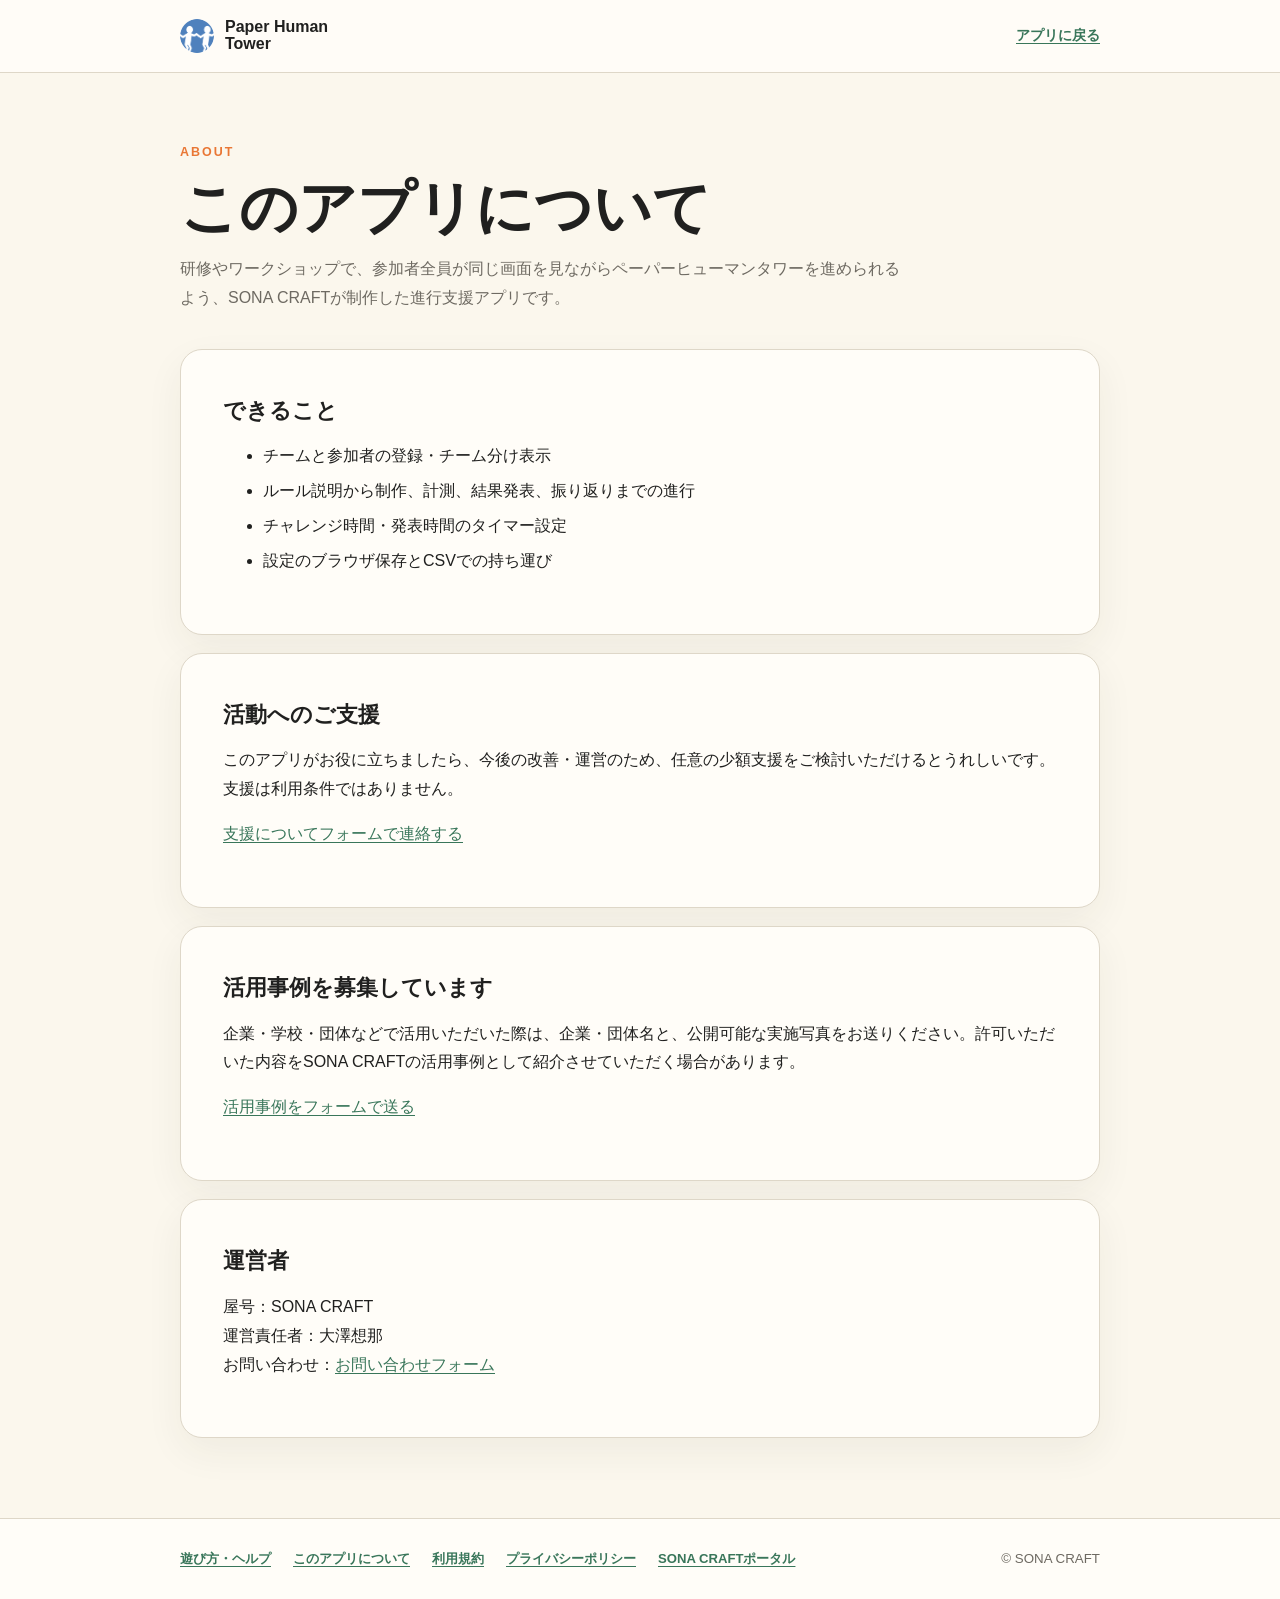
<file: public/about.html>
<!doctype html>
<html lang="ja">
<head>
  <meta charset="UTF-8"><meta name="viewport" content="width=device-width, initial-scale=1.0">
  <meta name="google-adsense-account" content="ca-pub-6423794191116812">
  <title>このアプリについて | Paper Human Tower</title>
  <link rel="icon" href="images/favicon.ico?v=20260804"><link rel="stylesheet" href="css/legal.css">
  <script async src="https://pagead2.googlesyndication.com/pagead/js/adsbygoogle.js?client=ca-pub-6423794191116812" crossorigin="anonymous"></script>
</head>
<body>
  <header class="legal-header"><div class="legal-header-inner"><a class="brand" href="index.html"><span class="brand-mark"><img src="images/Human_icon.png" alt=""></span><span>Paper Human<br>Tower</span></a><a class="back-link" href="index.html">アプリに戻る</a></div></header>
  <main class="legal-main">
    <div class="legal-hero"><span class="eyebrow">ABOUT</span><h1>このアプリについて</h1><p class="lead">研修やワークショップで、参加者全員が同じ画面を見ながらペーパーヒューマンタワーを進められるよう、SONA CRAFTが制作した進行支援アプリです。</p></div>
    <section class="legal-card"><h2>できること</h2><ul><li>チームと参加者の登録・チーム分け表示</li><li>ルール説明から制作、計測、結果発表、振り返りまでの進行</li><li>チャレンジ時間・発表時間のタイマー設定</li><li>設定のブラウザ保存とCSVでの持ち運び</li></ul></section>
    <section class="legal-card"><h2>活動へのご支援</h2><p>このアプリがお役に立ちましたら、今後の改善・運営のため、任意の少額支援をご検討いただけるとうれしいです。支援は利用条件ではありません。</p><p><a href="https://portal.sona-craft.com/request?app=paper-human-tower&amp;type=support">支援についてフォームで連絡する</a></p></section>
    <section class="legal-card"><h2>活用事例を募集しています</h2><p>企業・学校・団体などで活用いただいた際は、企業・団体名と、公開可能な実施写真をお送りください。許可いただいた内容をSONA CRAFTの活用事例として紹介させていただく場合があります。</p><p><a href="https://portal.sona-craft.com/request?app=paper-human-tower&amp;type=use-case">活用事例をフォームで送る</a></p></section>
    <section class="legal-card"><h2>運営者</h2><p>屋号：SONA CRAFT<br>運営責任者：大澤想那<br>お問い合わせ：<a href="https://portal.sona-craft.com/request.html?type=contact&amp;app=paper-human-tower">お問い合わせフォーム</a></p></section>
  </main>
  <footer class="legal-footer"><div class="legal-footer-inner"><nav><a href="how-to-play.html">遊び方・ヘルプ</a><a href="about.html">このアプリについて</a><a href="terms.html">利用規約</a><a href="privacy.html">プライバシーポリシー</a><a href="https://sona-studio-portal.pages.dev/">SONA CRAFTポータル</a></nav><small>© SONA CRAFT</small></div></footer>
</body>
</html>
</file>
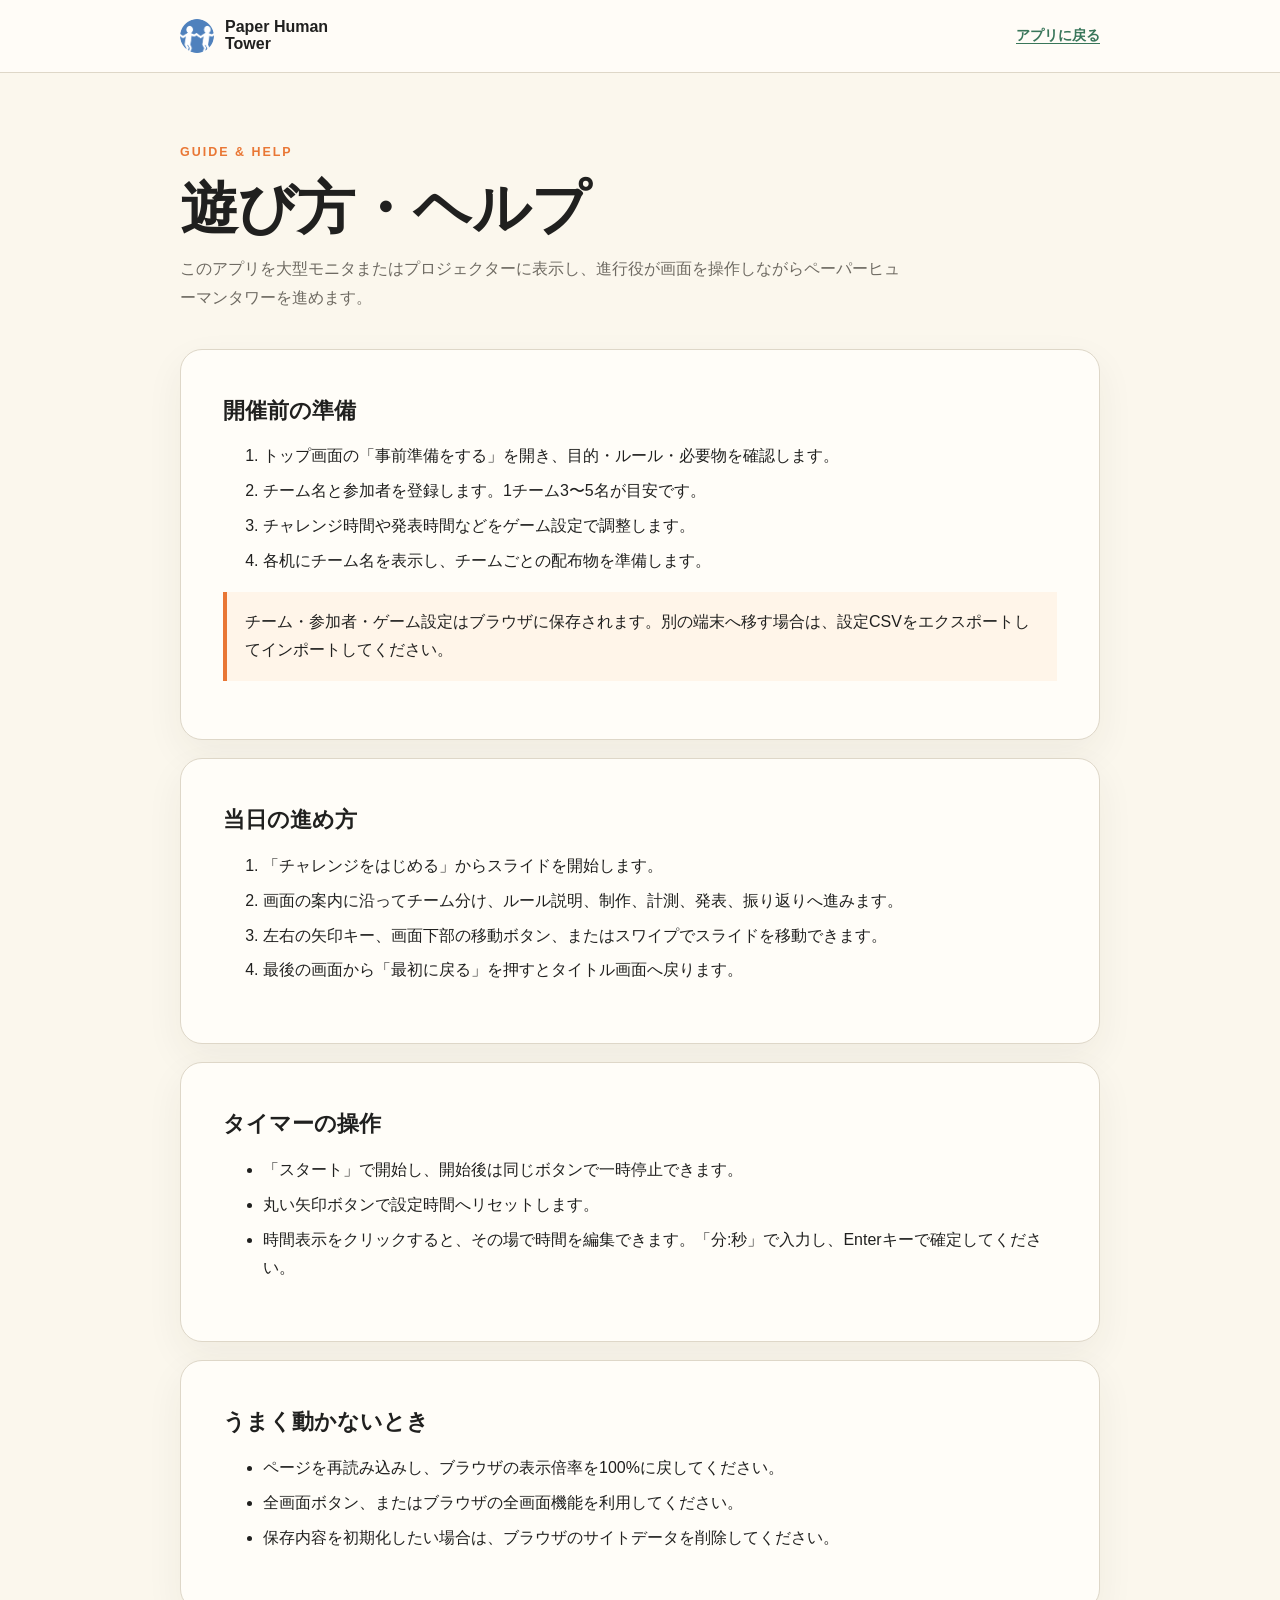
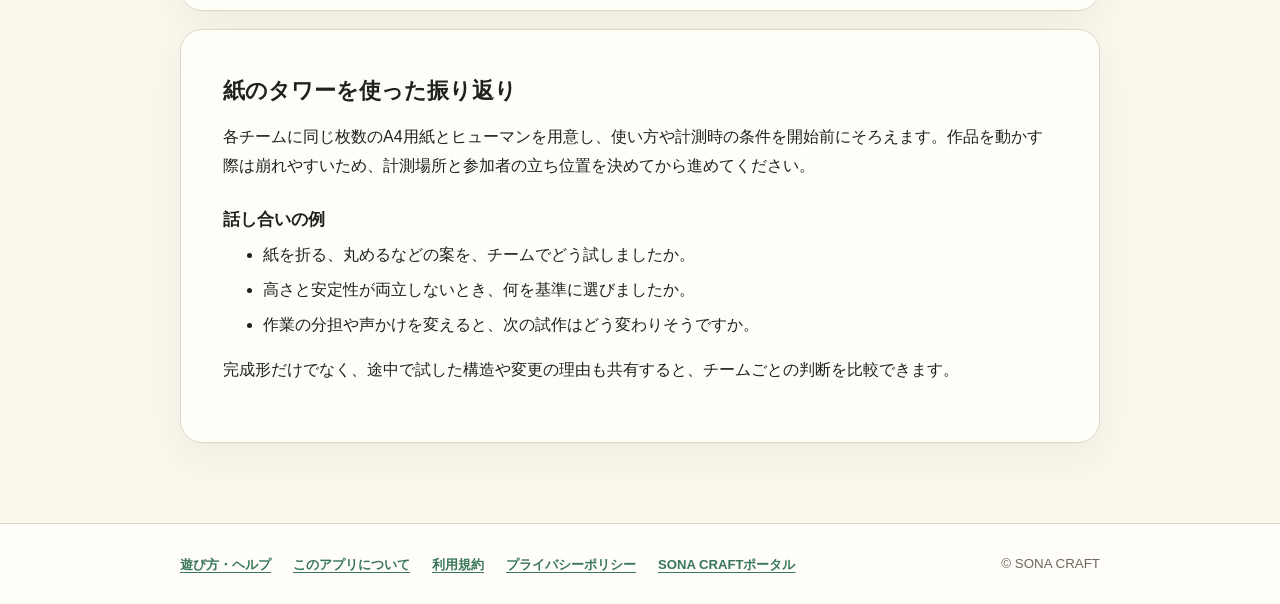
<file: public/how-to-play.html>
<!doctype html>
<html lang="ja">
<head>
  <meta charset="UTF-8">
  <meta name="viewport" content="width=device-width, initial-scale=1.0">
  <meta name="google-adsense-account" content="ca-pub-6423794191116812">
  <title>遊び方・ヘルプ | Paper Human Tower</title>
  <link rel="icon" href="images/favicon.ico?v=20260804">
  <link rel="stylesheet" href="css/legal.css">
  <script async src="https://pagead2.googlesyndication.com/pagead/js/adsbygoogle.js?client=ca-pub-6423794191116812" crossorigin="anonymous"></script>
</head>
<body>
  <header class="legal-header"><div class="legal-header-inner"><a class="brand" href="index.html"><span class="brand-mark"><img src="images/Human_icon.png" alt=""></span><span>Paper Human<br>Tower</span></a><a class="back-link" href="index.html">アプリに戻る</a></div></header>
  <main class="legal-main">
    <div class="legal-hero"><span class="eyebrow">GUIDE &amp; HELP</span><h1>遊び方・ヘルプ</h1><p class="lead">このアプリを大型モニタまたはプロジェクターに表示し、進行役が画面を操作しながらペーパーヒューマンタワーを進めます。</p></div>
    <section class="legal-card"><h2>開催前の準備</h2><ol><li>トップ画面の「事前準備をする」を開き、目的・ルール・必要物を確認します。</li><li>チーム名と参加者を登録します。1チーム3〜5名が目安です。</li><li>チャレンジ時間や発表時間などをゲーム設定で調整します。</li><li>各机にチーム名を表示し、チームごとの配布物を準備します。</li></ol><p class="note">チーム・参加者・ゲーム設定はブラウザに保存されます。別の端末へ移す場合は、設定CSVをエクスポートしてインポートしてください。</p></section>
    <section class="legal-card"><h2>当日の進め方</h2><ol><li>「チャレンジをはじめる」からスライドを開始します。</li><li>画面の案内に沿ってチーム分け、ルール説明、制作、計測、発表、振り返りへ進みます。</li><li>左右の矢印キー、画面下部の移動ボタン、またはスワイプでスライドを移動できます。</li><li>最後の画面から「最初に戻る」を押すとタイトル画面へ戻ります。</li></ol></section>
    <section class="legal-card"><h2>タイマーの操作</h2><ul><li>「スタート」で開始し、開始後は同じボタンで一時停止できます。</li><li>丸い矢印ボタンで設定時間へリセットします。</li><li>時間表示をクリックすると、その場で時間を編集できます。「分:秒」で入力し、Enterキーで確定してください。</li></ul></section>
    <section class="legal-card"><h2>うまく動かないとき</h2><ul><li>ページを再読み込みし、ブラウザの表示倍率を100%に戻してください。</li><li>全画面ボタン、またはブラウザの全画面機能を利用してください。</li><li>保存内容を初期化したい場合は、ブラウザのサイトデータを削除してください。</li></ul></section>
  <section class="legal-card"><h2>紙のタワーを使った振り返り</h2><p>各チームに同じ枚数のA4用紙とヒューマンを用意し、使い方や計測時の条件を開始前にそろえます。作品を動かす際は崩れやすいため、計測場所と参加者の立ち位置を決めてから進めてください。</p><h3>話し合いの例</h3><ul><li>紙を折る、丸めるなどの案を、チームでどう試しましたか。</li><li>高さと安定性が両立しないとき、何を基準に選びましたか。</li><li>作業の分担や声かけを変えると、次の試作はどう変わりそうですか。</li></ul><p>完成形だけでなく、途中で試した構造や変更の理由も共有すると、チームごとの判断を比較できます。</p></section>
</main>
  <footer class="legal-footer"><div class="legal-footer-inner"><nav><a href="how-to-play.html">遊び方・ヘルプ</a><a href="about.html">このアプリについて</a><a href="terms.html">利用規約</a><a href="privacy.html">プライバシーポリシー</a><a href="https://sona-studio-portal.pages.dev/">SONA CRAFTポータル</a></nav><small>© SONA CRAFT</small></div></footer>
</body>
</html>
</file>
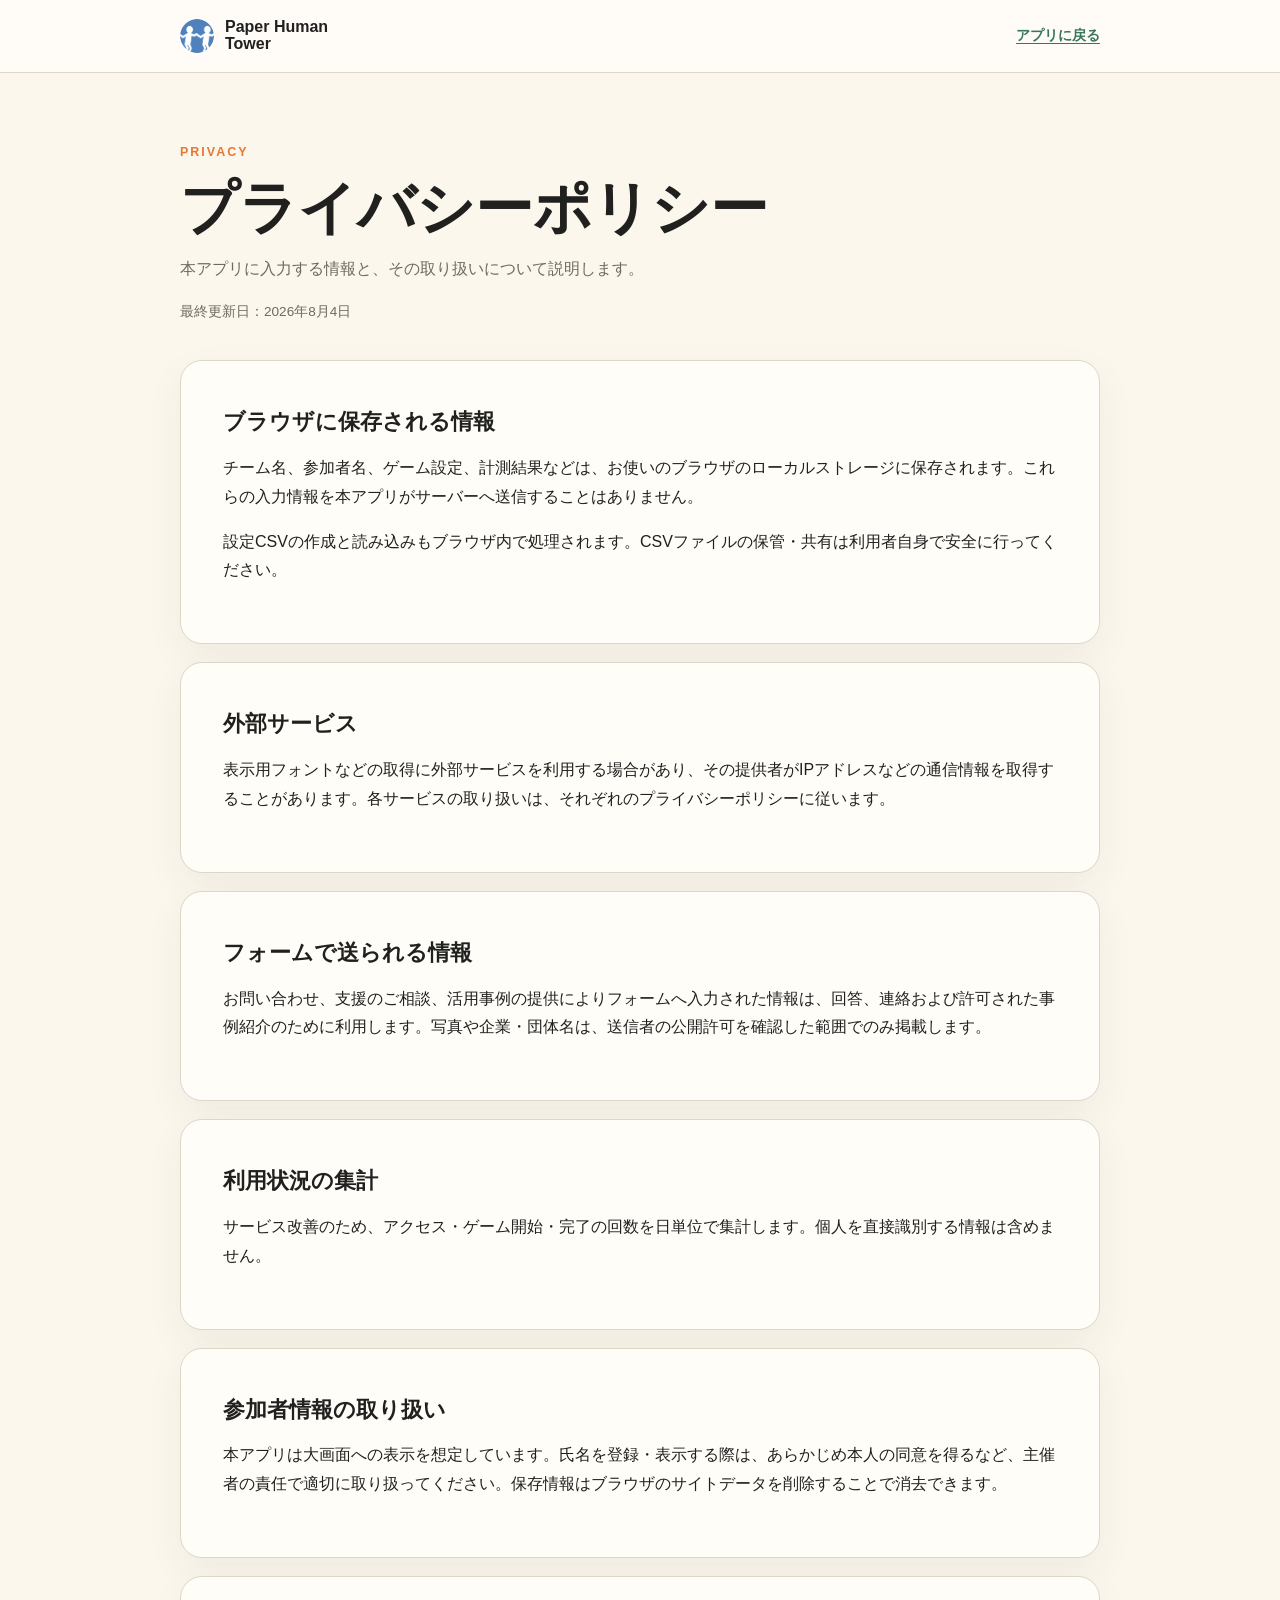
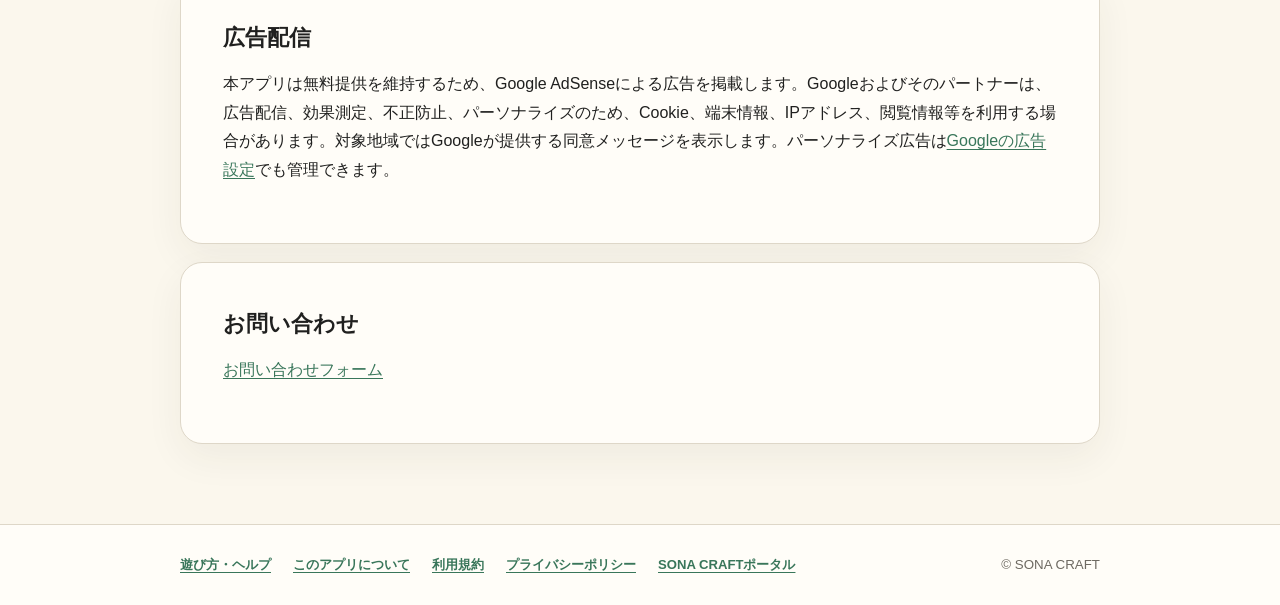
<file: public/privacy.html>
<!doctype html>
<html lang="ja">
<head>
  <meta charset="UTF-8"><meta name="viewport" content="width=device-width, initial-scale=1.0">
  <meta name="google-adsense-account" content="ca-pub-6423794191116812">
  <title>プライバシーポリシー | Paper Human Tower</title>
  <link rel="icon" href="images/favicon.ico?v=20260804"><link rel="stylesheet" href="css/legal.css">
  <script async src="https://pagead2.googlesyndication.com/pagead/js/adsbygoogle.js?client=ca-pub-6423794191116812" crossorigin="anonymous"></script>
</head>
<body>
  <header class="legal-header"><div class="legal-header-inner"><a class="brand" href="index.html"><span class="brand-mark"><img src="images/Human_icon.png" alt=""></span><span>Paper Human<br>Tower</span></a><a class="back-link" href="index.html">アプリに戻る</a></div></header>
  <main class="legal-main">
    <div class="legal-hero"><span class="eyebrow">PRIVACY</span><h1>プライバシーポリシー</h1><p class="lead">本アプリに入力する情報と、その取り扱いについて説明します。</p><p class="updated">最終更新日：2026年8月4日</p></div>
    <section class="legal-card"><h2>ブラウザに保存される情報</h2><p>チーム名、参加者名、ゲーム設定、計測結果などは、お使いのブラウザのローカルストレージに保存されます。これらの入力情報を本アプリがサーバーへ送信することはありません。</p><p>設定CSVの作成と読み込みもブラウザ内で処理されます。CSVファイルの保管・共有は利用者自身で安全に行ってください。</p></section>
    <section class="legal-card"><h2>外部サービス</h2><p>表示用フォントなどの取得に外部サービスを利用する場合があり、その提供者がIPアドレスなどの通信情報を取得することがあります。各サービスの取り扱いは、それぞれのプライバシーポリシーに従います。</p></section>
    <section class="legal-card"><h2>フォームで送られる情報</h2><p>お問い合わせ、支援のご相談、活用事例の提供によりフォームへ入力された情報は、回答、連絡および許可された事例紹介のために利用します。写真や企業・団体名は、送信者の公開許可を確認した範囲でのみ掲載します。</p></section><section class="legal-card"><h2>利用状況の集計</h2><p>サービス改善のため、アクセス・ゲーム開始・完了の回数を日単位で集計します。個人を直接識別する情報は含めません。</p></section>
    <section class="legal-card"><h2>参加者情報の取り扱い</h2><p>本アプリは大画面への表示を想定しています。氏名を登録・表示する際は、あらかじめ本人の同意を得るなど、主催者の責任で適切に取り扱ってください。保存情報はブラウザのサイトデータを削除することで消去できます。</p></section>
    <section class="legal-card"><h2>広告配信</h2><p>本アプリは無料提供を維持するため、Google AdSenseによる広告を掲載します。Googleおよびそのパートナーは、広告配信、効果測定、不正防止、パーソナライズのため、Cookie、端末情報、IPアドレス、閲覧情報等を利用する場合があります。対象地域ではGoogleが提供する同意メッセージを表示します。パーソナライズ広告は<a href="https://adssettings.google.com/" rel="noopener noreferrer">Googleの広告設定</a>でも管理できます。</p></section>
    <section class="legal-card"><h2>お問い合わせ</h2><p><a href="https://portal.sona-craft.com/request.html?type=contact&amp;app=paper-human-tower">お問い合わせフォーム</a></p></section>
  </main>
  <footer class="legal-footer"><div class="legal-footer-inner"><nav><a href="how-to-play.html">遊び方・ヘルプ</a><a href="about.html">このアプリについて</a><a href="terms.html">利用規約</a><a href="privacy.html">プライバシーポリシー</a><a href="https://sona-studio-portal.pages.dev/">SONA CRAFTポータル</a></nav><small>© SONA CRAFT</small></div></footer>
</body>
</html>
</file>
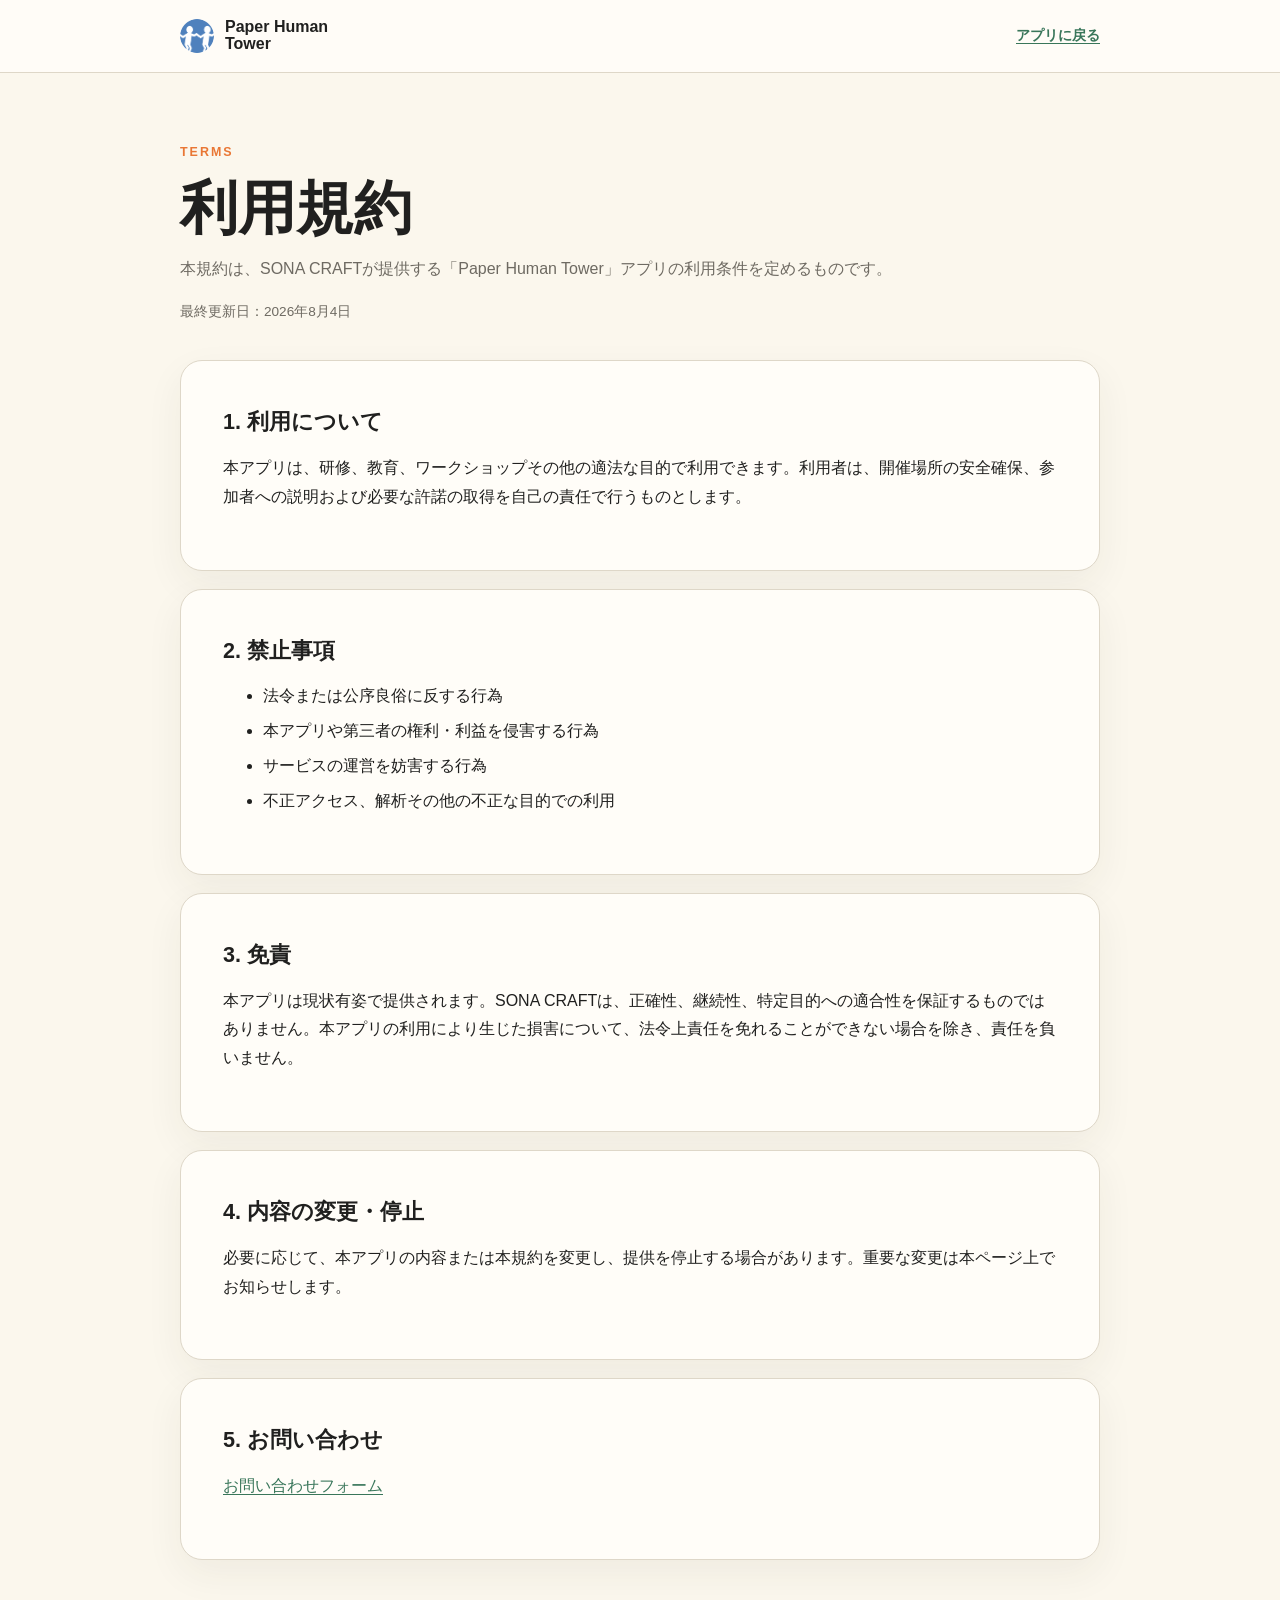
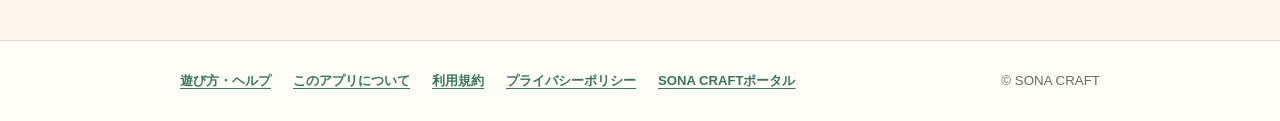
<file: public/terms.html>
<!doctype html>
<html lang="ja">
<head>
  <meta charset="UTF-8"><meta name="viewport" content="width=device-width, initial-scale=1.0">
  <meta name="google-adsense-account" content="ca-pub-6423794191116812">
  <title>利用規約 | Paper Human Tower</title>
  <link rel="icon" href="images/favicon.ico?v=20260804"><link rel="stylesheet" href="css/legal.css">
  <script async src="https://pagead2.googlesyndication.com/pagead/js/adsbygoogle.js?client=ca-pub-6423794191116812" crossorigin="anonymous"></script>
</head>
<body>
  <header class="legal-header"><div class="legal-header-inner"><a class="brand" href="index.html"><span class="brand-mark"><img src="images/Human_icon.png" alt=""></span><span>Paper Human<br>Tower</span></a><a class="back-link" href="index.html">アプリに戻る</a></div></header>
  <main class="legal-main">
    <div class="legal-hero"><span class="eyebrow">TERMS</span><h1>利用規約</h1><p class="lead">本規約は、SONA CRAFTが提供する「Paper Human Tower」アプリの利用条件を定めるものです。</p><p class="updated">最終更新日：2026年8月4日</p></div>
    <section class="legal-card"><h2>1. 利用について</h2><p>本アプリは、研修、教育、ワークショップその他の適法な目的で利用できます。利用者は、開催場所の安全確保、参加者への説明および必要な許諾の取得を自己の責任で行うものとします。</p></section>
    <section class="legal-card"><h2>2. 禁止事項</h2><ul><li>法令または公序良俗に反する行為</li><li>本アプリや第三者の権利・利益を侵害する行為</li><li>サービスの運営を妨害する行為</li><li>不正アクセス、解析その他の不正な目的での利用</li></ul></section>
    <section class="legal-card"><h2>3. 免責</h2><p>本アプリは現状有姿で提供されます。SONA CRAFTは、正確性、継続性、特定目的への適合性を保証するものではありません。本アプリの利用により生じた損害について、法令上責任を免れることができない場合を除き、責任を負いません。</p></section>
    <section class="legal-card"><h2>4. 内容の変更・停止</h2><p>必要に応じて、本アプリの内容または本規約を変更し、提供を停止する場合があります。重要な変更は本ページ上でお知らせします。</p></section>
    <section class="legal-card"><h2>5. お問い合わせ</h2><p><a href="https://portal.sona-craft.com/request.html?type=contact&amp;app=paper-human-tower">お問い合わせフォーム</a></p></section>
  </main>
  <footer class="legal-footer"><div class="legal-footer-inner"><nav><a href="how-to-play.html">遊び方・ヘルプ</a><a href="about.html">このアプリについて</a><a href="terms.html">利用規約</a><a href="privacy.html">プライバシーポリシー</a><a href="https://sona-studio-portal.pages.dev/">SONA CRAFTポータル</a></nav><small>© SONA CRAFT</small></div></footer>
</body>
</html>
</file>
<file: public/css/legal.css>
:root {
  color-scheme: light;
  --ink: #20201f;
  --muted: #6e6a62;
  --cream: #fbf7ed;
  --paper: #fffdf8;
  --orange: #e97735;
  --green: #39765a;
  --line: #ded7c8;
}

* { box-sizing: border-box; }

body {
  margin: 0;
  color: var(--ink);
  background: var(--cream);
  font-family: "Noto Sans JP", "Yu Gothic", sans-serif;
  line-height: 1.8;
}

a { color: var(--green); text-underline-offset: .2em; }
a:hover { color: var(--orange); }

.legal-header {
  border-bottom: 1px solid var(--line);
  background: rgba(255, 253, 248, .94);
}

.legal-header-inner,
.legal-main,
.legal-footer-inner {
  width: min(920px, calc(100% - 40px));
  margin-inline: auto;
}

.legal-header-inner {
  min-height: 72px;
  display: flex;
  align-items: center;
  justify-content: space-between;
  gap: 24px;
}

.brand {
  display: inline-flex;
  align-items: center;
  gap: 11px;
  color: var(--ink);
  font-weight: 800;
  line-height: 1.05;
  text-decoration: none;
}

.brand-mark {
  width: 34px;
  aspect-ratio: 1;
  border-radius: 50%;
}

.brand-mark img { display: block; width: 100%; height: 100%; object-fit: contain; border-radius: 50%; }

.back-link { font-size: .9rem; font-weight: 700; }

.legal-main { padding: 64px 0 80px; }

.legal-hero { margin-bottom: 36px; }
.legal-hero .eyebrow {
  color: var(--orange);
  font-size: .78rem;
  font-weight: 800;
  letter-spacing: .16em;
}

h1 { margin: 8px 0 12px; font-size: clamp(2rem, 6vw, 3.6rem); line-height: 1.2; }
.lead { max-width: 720px; color: var(--muted); }

.legal-card {
  margin-top: 18px;
  padding: clamp(24px, 5vw, 42px);
  border: 1px solid var(--line);
  border-radius: 22px;
  background: var(--paper);
  box-shadow: 0 14px 38px rgba(51, 45, 35, .06);
}

h2 { margin: 0 0 12px; font-size: 1.35rem; }
h3 { margin: 24px 0 6px; font-size: 1.05rem; }
p, ul, ol { margin-top: 0; }
li + li { margin-top: 6px; }
.note { padding: 16px 18px; border-left: 4px solid var(--orange); background: #fff5e9; }
.updated { color: var(--muted); font-size: .85rem; }

.legal-footer { padding: 28px 0; border-top: 1px solid var(--line); background: var(--paper); }
.legal-footer-inner { display: flex; justify-content: space-between; align-items: center; gap: 20px; }
.legal-footer nav { display: flex; flex-wrap: wrap; gap: 10px 22px; }
.legal-footer a { font-size: .82rem; font-weight: 700; }
.legal-footer small { white-space: nowrap; color: var(--muted); }

@media (max-width: 680px) {
  .legal-header-inner, .legal-main, .legal-footer-inner { width: min(100% - 28px, 920px); }
  .legal-main { padding-top: 42px; }
  .legal-footer-inner { align-items: flex-start; flex-direction: column; }
}
</file>
